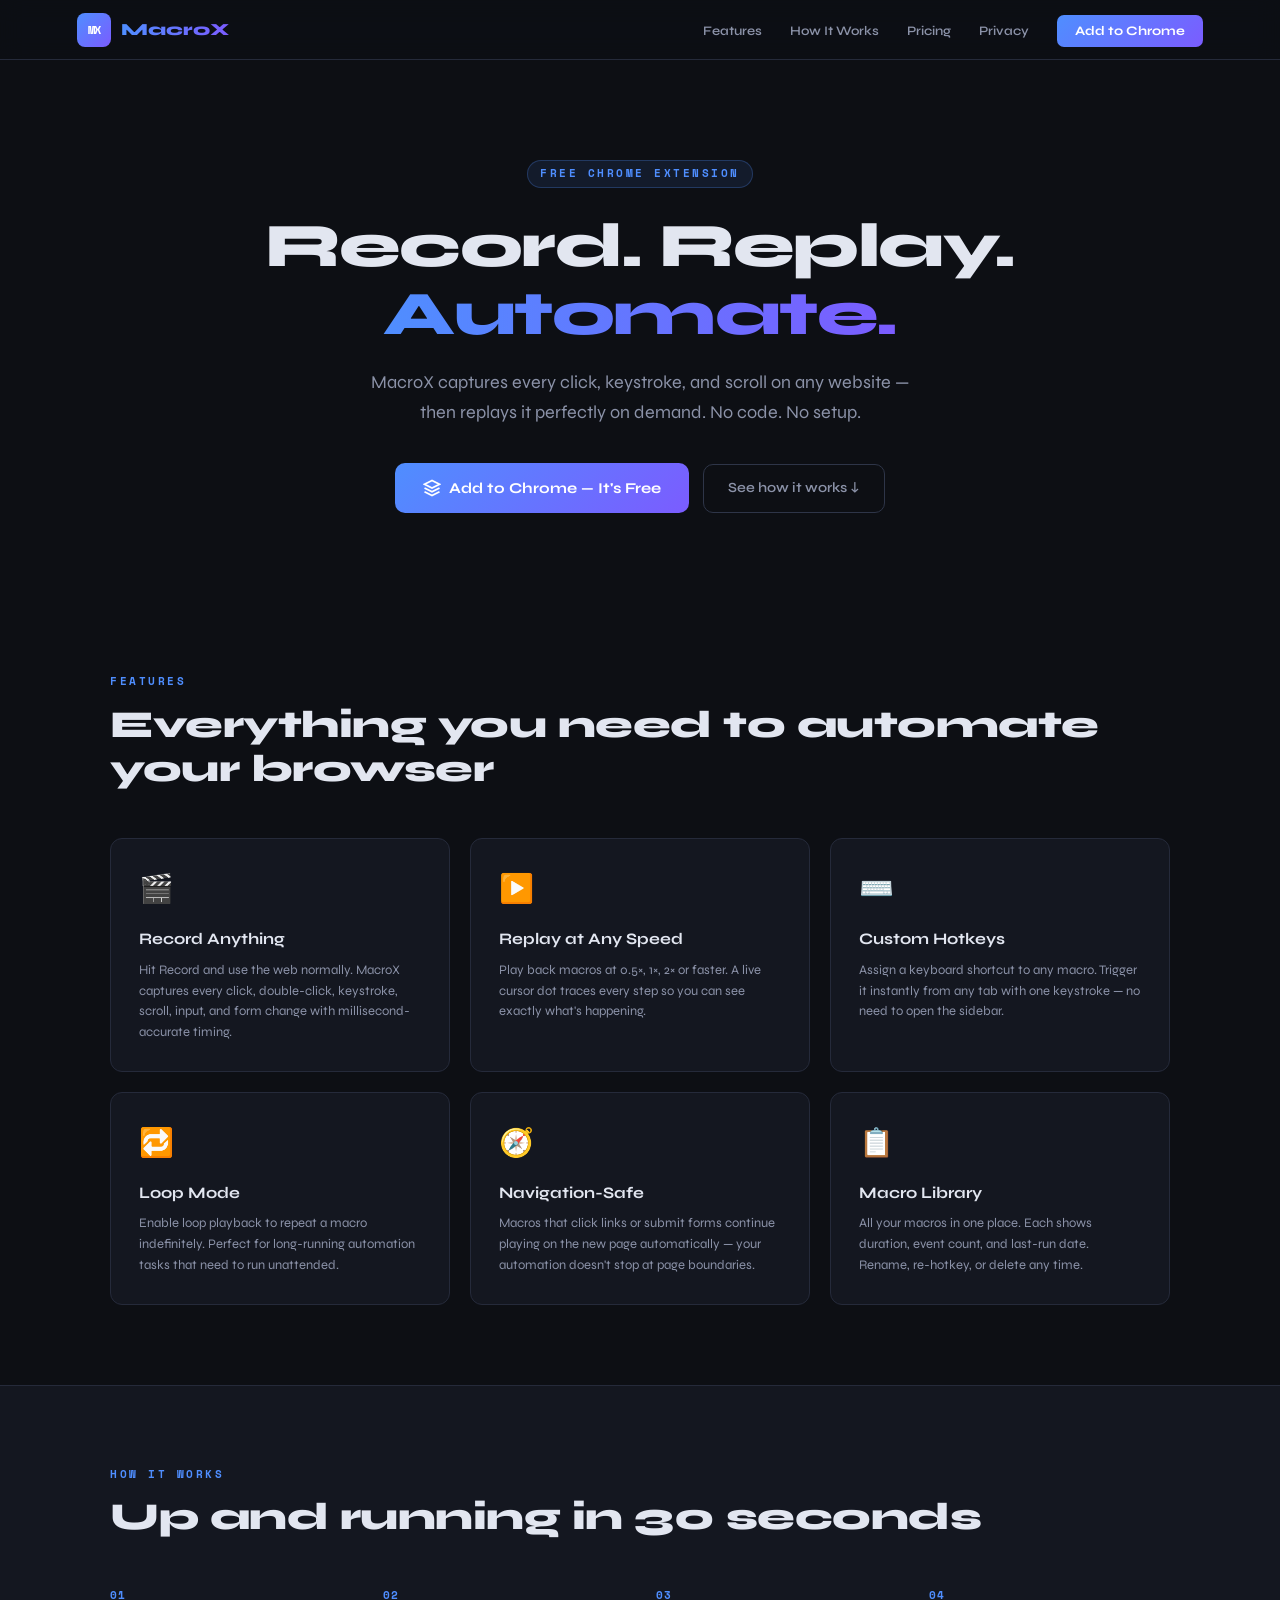
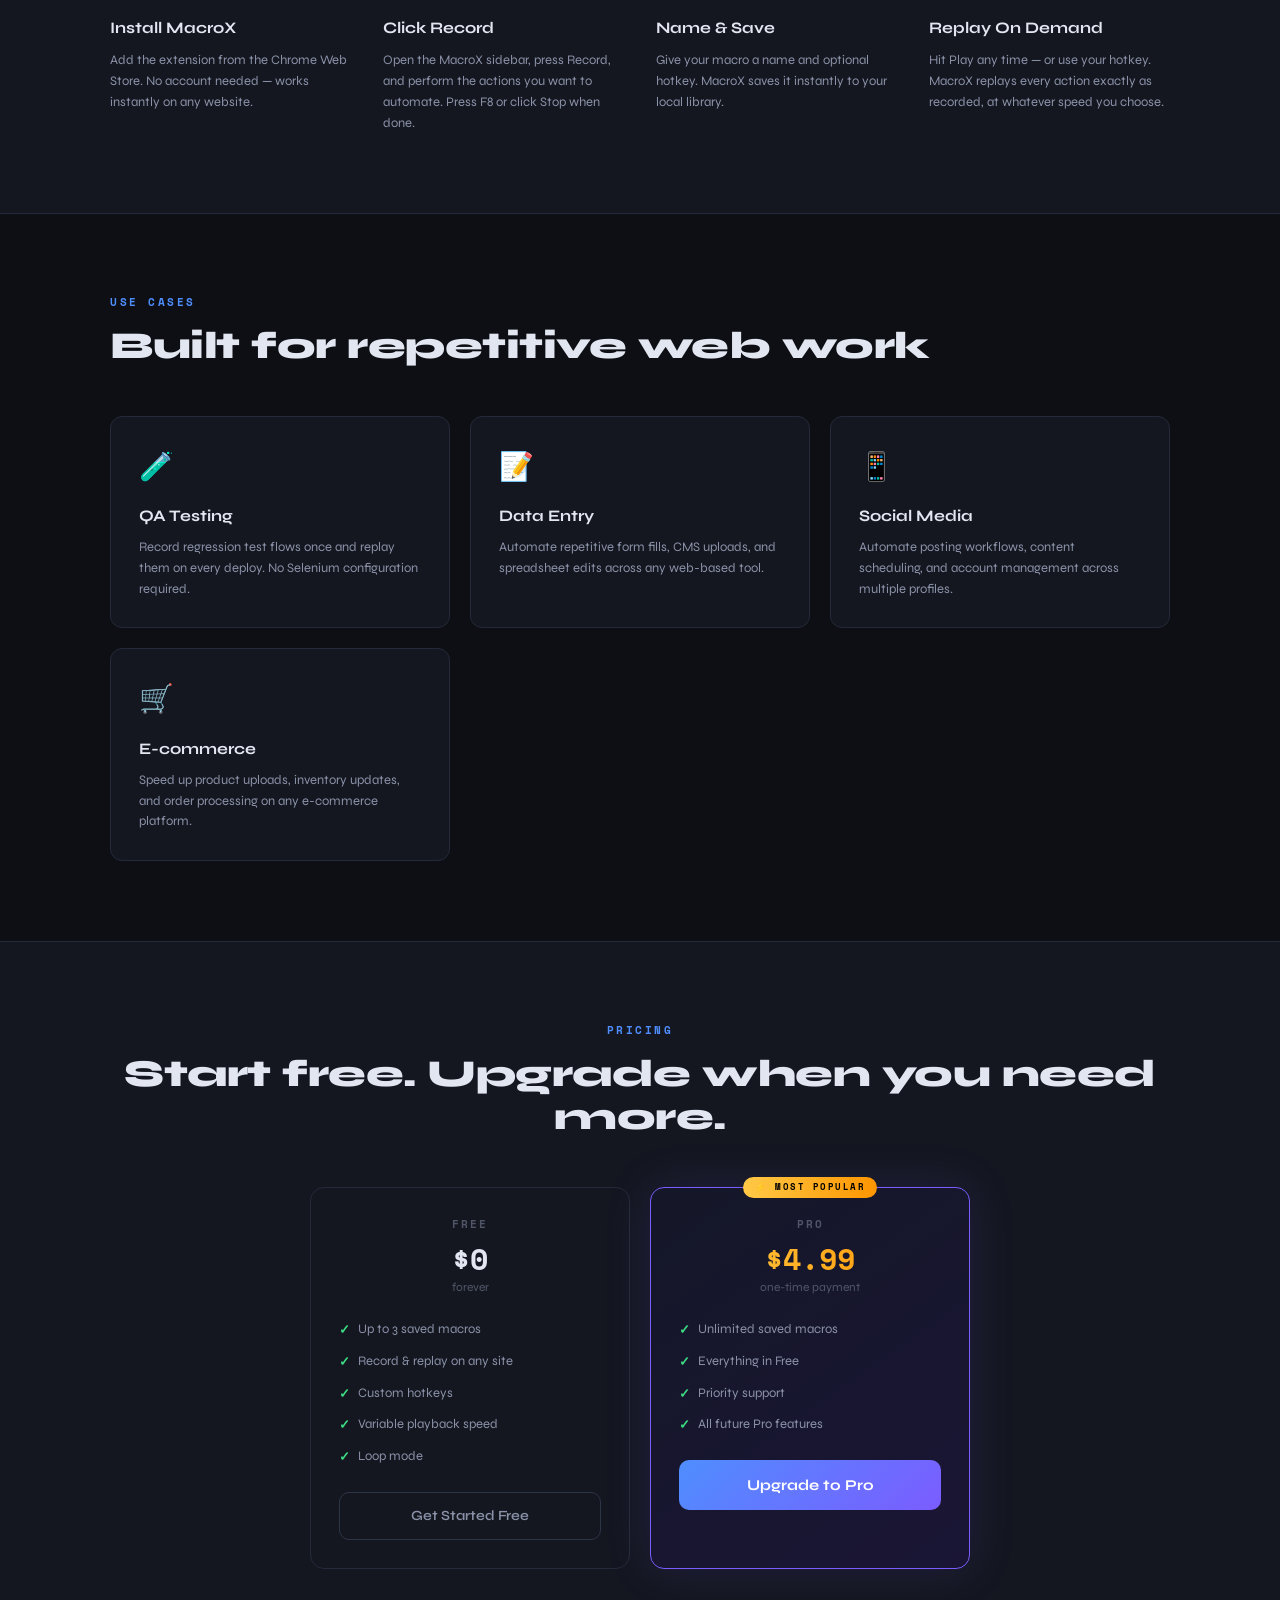
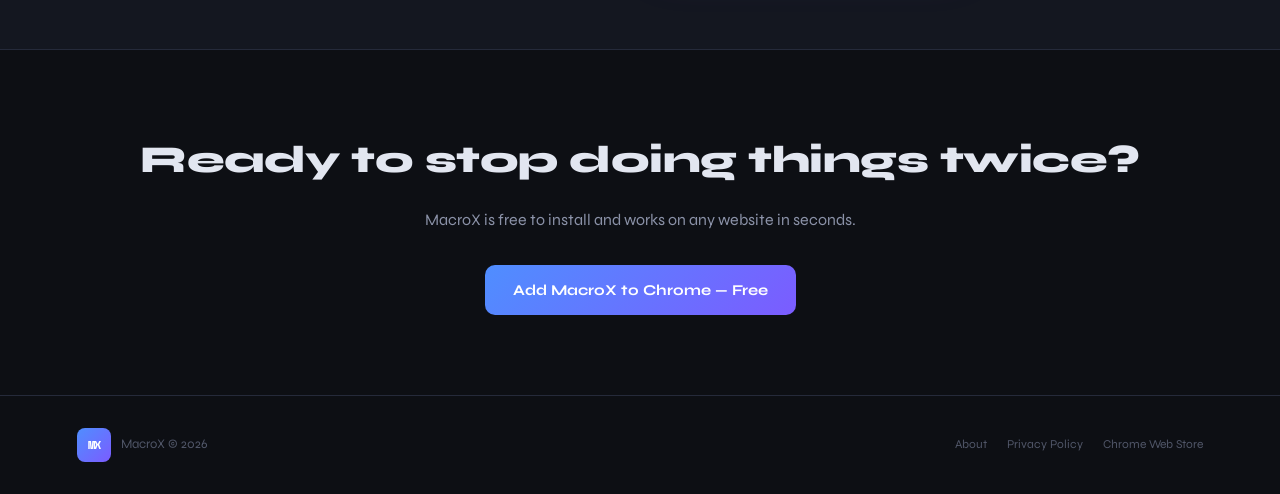
<file: index.html>
<!DOCTYPE html>
<html lang="en">
<head>
  <meta charset="UTF-8">
  <meta name="viewport" content="width=device-width, initial-scale=1.0">

  <!-- Primary SEO -->
  <title>MacroX — Browser Macro Recorder & Player for Chrome</title>
  <meta name="description" content="Record and replay browser macros in one click. Automate clicks, typing, scrolling, and form fills on any website — no coding required. Free Chrome extension.">
  <meta name="keywords" content="macro recorder, browser automation, chrome extension, auto clicker, replay clicks, keyboard shortcuts, task automation, web automation, form filler, workflow automation, mouse recorder, no-code automation">
  <meta name="author" content="MacroX">
  <link rel="canonical" href="https://sn3ll.github.io/macrox-chrome-extension/">

  <!-- Open Graph (social sharing) -->
  <meta property="og:type" content="website">
  <meta property="og:url" content="https://sn3ll.github.io/macrox-chrome-extension/">
  <meta property="og:title" content="MacroX — Browser Macro Recorder & Player">
  <meta property="og:description" content="Record and replay browser macros in one click. Automate any repetitive web task — no coding required.">
  <meta property="og:image" content="https://sn3ll.github.io/macrox-chrome-extension/og-image.png">

  <!-- Twitter Card -->
  <meta name="twitter:card" content="summary_large_image">
  <meta name="twitter:title" content="MacroX — Browser Macro Recorder & Player">
  <meta name="twitter:description" content="Automate any repetitive browser task. Record once, replay forever.">
  <meta name="twitter:image" content="https://sn3ll.github.io/macrox-chrome-extension/og-image.png">

  <!-- Favicon -->
  <link rel="icon" type="image/png" sizes="32x32" href="icons/icon32.png">
  <link rel="icon" type="image/png" sizes="16x16" href="icons/icon16.png">

  <!-- Structured Data (JSON-LD) -->
  <script type="application/ld+json">
  {
    "@context": "https://schema.org",
    "@type": "SoftwareApplication",
    "name": "MacroX",
    "operatingSystem": "Chrome",
    "applicationCategory": "BrowserApplication",
    "offers": [
      {
        "@type": "Offer",
        "price": "0",
        "priceCurrency": "USD",
        "name": "Free"
      },
      {
        "@type": "Offer",
        "price": "4.99",
        "priceCurrency": "USD",
        "name": "Pro"
      }
    ],
    "description": "Record and replay browser macros: clicks, typing, scrolling, and hotkeys — automate any repetitive web task in seconds.",
    "url": "https://sn3ll.github.io/macrox-chrome-extension/"
  }
  </script>

  <link rel="stylesheet" href="style.css">
</head>
<body>

  <!-- Navigation -->
  <nav>
    <a class="nav-logo" href="#">
      <div class="logo-mark">MX</div>
      <span class="logo-name">MacroX</span>
    </a>
    <ul class="nav-links">
      <li><a href="#features">Features</a></li>
      <li><a href="#how-it-works">How It Works</a></li>
      <li><a href="#pricing">Pricing</a></li>
      <li><a href="privacy.html">Privacy</a></li>
      <li><a class="nav-cta" href="https://chrome.google.com/webstore/detail/macrox/EXTENSION_ID" target="_blank" rel="noopener">Add to Chrome</a></li>
    </ul>
  </nav>

  <!-- Hero -->
  <section class="hero">
    <div class="hero-eyebrow">Free Chrome Extension</div>
    <h1>Record. Replay. <span>Automate.</span></h1>
    <p>MacroX captures every click, keystroke, and scroll on any website — then replays it perfectly on demand. No code. No setup.</p>
    <div class="hero-buttons">
      <a class="btn-primary" href="https://chrome.google.com/webstore/detail/macrox/EXTENSION_ID" target="_blank" rel="noopener">
        <svg width="18" height="18" viewBox="0 0 24 24" fill="none" stroke="currentColor" stroke-width="2.5"><path d="M12 2L2 7l10 5 10-5-10-5z"/><path d="M2 17l10 5 10-5M2 12l10 5 10-5"/></svg>
        Add to Chrome — It's Free
      </a>
      <a class="btn-ghost" href="#how-it-works">See how it works ↓</a>
    </div>
  </section>

  <!-- Features -->
  <section id="features">
    <div class="container">
      <div class="section-label">Features</div>
      <h2 class="section-title">Everything you need to automate your browser</h2>
      <div class="features-grid">

        <div class="feature-card">
          <span class="feature-icon">🎬</span>
          <h3>Record Anything</h3>
          <p>Hit Record and use the web normally. MacroX captures every click, double-click, keystroke, scroll, input, and form change with millisecond-accurate timing.</p>
        </div>

        <div class="feature-card">
          <span class="feature-icon">▶️</span>
          <h3>Replay at Any Speed</h3>
          <p>Play back macros at 0.5×, 1×, 2× or faster. A live cursor dot traces every step so you can see exactly what's happening.</p>
        </div>

        <div class="feature-card">
          <span class="feature-icon">⌨️</span>
          <h3>Custom Hotkeys</h3>
          <p>Assign a keyboard shortcut to any macro. Trigger it instantly from any tab with one keystroke — no need to open the sidebar.</p>
        </div>

        <div class="feature-card">
          <span class="feature-icon">🔁</span>
          <h3>Loop Mode</h3>
          <p>Enable loop playback to repeat a macro indefinitely. Perfect for long-running automation tasks that need to run unattended.</p>
        </div>

        <div class="feature-card">
          <span class="feature-icon">🧭</span>
          <h3>Navigation-Safe</h3>
          <p>Macros that click links or submit forms continue playing on the new page automatically — your automation doesn't stop at page boundaries.</p>
        </div>

        <div class="feature-card">
          <span class="feature-icon">📋</span>
          <h3>Macro Library</h3>
          <p>All your macros in one place. Each shows duration, event count, and last-run date. Rename, re-hotkey, or delete any time.</p>
        </div>

      </div>
    </div>
  </section>

  <!-- How It Works -->
  <section class="steps" id="how-it-works">
    <div class="container">
      <div class="section-label">How It Works</div>
      <h2 class="section-title">Up and running in 30 seconds</h2>
      <div class="steps-grid">
        <div class="step">
          <span class="step-num">01</span>
          <h3>Install MacroX</h3>
          <p>Add the extension from the Chrome Web Store. No account needed — works instantly on any website.</p>
        </div>
        <div class="step">
          <span class="step-num">02</span>
          <h3>Click Record</h3>
          <p>Open the MacroX sidebar, press Record, and perform the actions you want to automate. Press F8 or click Stop when done.</p>
        </div>
        <div class="step">
          <span class="step-num">03</span>
          <h3>Name &amp; Save</h3>
          <p>Give your macro a name and optional hotkey. MacroX saves it instantly to your local library.</p>
        </div>
        <div class="step">
          <span class="step-num">04</span>
          <h3>Replay On Demand</h3>
          <p>Hit Play any time — or use your hotkey. MacroX replays every action exactly as recorded, at whatever speed you choose.</p>
        </div>
      </div>
    </div>
  </section>

  <!-- Use Cases -->
  <section id="use-cases">
    <div class="container">
      <div class="section-label">Use Cases</div>
      <h2 class="section-title">Built for repetitive web work</h2>
      <div class="features-grid">
        <div class="feature-card">
          <span class="feature-icon">🧪</span>
          <h3>QA Testing</h3>
          <p>Record regression test flows once and replay them on every deploy. No Selenium configuration required.</p>
        </div>
        <div class="feature-card">
          <span class="feature-icon">📝</span>
          <h3>Data Entry</h3>
          <p>Automate repetitive form fills, CMS uploads, and spreadsheet edits across any web-based tool.</p>
        </div>
        <div class="feature-card">
          <span class="feature-icon">📱</span>
          <h3>Social Media</h3>
          <p>Automate posting workflows, content scheduling, and account management across multiple profiles.</p>
        </div>
        <div class="feature-card">
          <span class="feature-icon">🛒</span>
          <h3>E-commerce</h3>
          <p>Speed up product uploads, inventory updates, and order processing on any e-commerce platform.</p>
        </div>
      </div>
    </div>
  </section>

  <!-- Pricing -->
  <section id="pricing" style="background: var(--bg2); border-top: 1px solid var(--border); border-bottom: 1px solid var(--border);">
    <div class="container" style="text-align:center">
      <div class="section-label" style="justify-content:center;display:flex">Pricing</div>
      <h2 class="section-title">Start free. Upgrade when you need more.</h2>
      <div class="pricing-grid">

        <div class="plan-card">
          <div class="plan-name">Free</div>
          <div class="plan-price">$0</div>
          <div class="plan-cycle">forever</div>
          <ul class="plan-features">
            <li>Up to 3 saved macros</li>
            <li>Record &amp; replay on any site</li>
            <li>Custom hotkeys</li>
            <li>Variable playback speed</li>
            <li>Loop mode</li>
          </ul>
          <a class="btn-ghost" href="https://chrome.google.com/webstore/detail/macrox/EXTENSION_ID" target="_blank" rel="noopener" style="width:100%;justify-content:center">Get Started Free</a>
        </div>

        <div class="plan-card featured">
          <div class="plan-name">Pro</div>
          <div class="plan-price gold">$4.99</div>
          <div class="plan-cycle">one-time payment</div>
          <ul class="plan-features">
            <li>Unlimited saved macros</li>
            <li>Everything in Free</li>
            <li>Priority support</li>
            <li>All future Pro features</li>
          </ul>
          <a class="btn-primary" href="https://chrome.google.com/webstore/detail/macrox/EXTENSION_ID" target="_blank" rel="noopener" style="width:100%;justify-content:center">Upgrade to Pro</a>
        </div>

      </div>
    </div>
  </section>

  <!-- CTA -->
  <section style="text-align:center">
    <div class="container">
      <h2 style="font-size:clamp(24px,3.5vw,38px);font-weight:800;letter-spacing:-0.5px;margin-bottom:16px">Ready to stop doing things twice?</h2>
      <p style="color:var(--text2);max-width:460px;margin:0 auto 32px;font-size:16px">MacroX is free to install and works on any website in seconds.</p>
      <a class="btn-primary" href="https://chrome.google.com/webstore/detail/macrox/EXTENSION_ID" target="_blank" rel="noopener">
        Add MacroX to Chrome — Free
      </a>
    </div>
  </section>

  <!-- Footer -->
  <footer>
    <div style="display:flex;align-items:center;gap:10px">
      <div class="logo-mark">MX</div>
      <span style="font-size:13px;color:var(--text3)">MacroX © 2026</span>
    </div>
    <div style="display:flex;gap:20px">
      <a href="about.html">About</a>
      <a href="privacy.html">Privacy Policy</a>
      <a href="https://chrome.google.com/webstore/detail/macrox/EXTENSION_ID" target="_blank" rel="noopener">Chrome Web Store</a>
    </div>
  </footer>

</body>
</html>
</file>
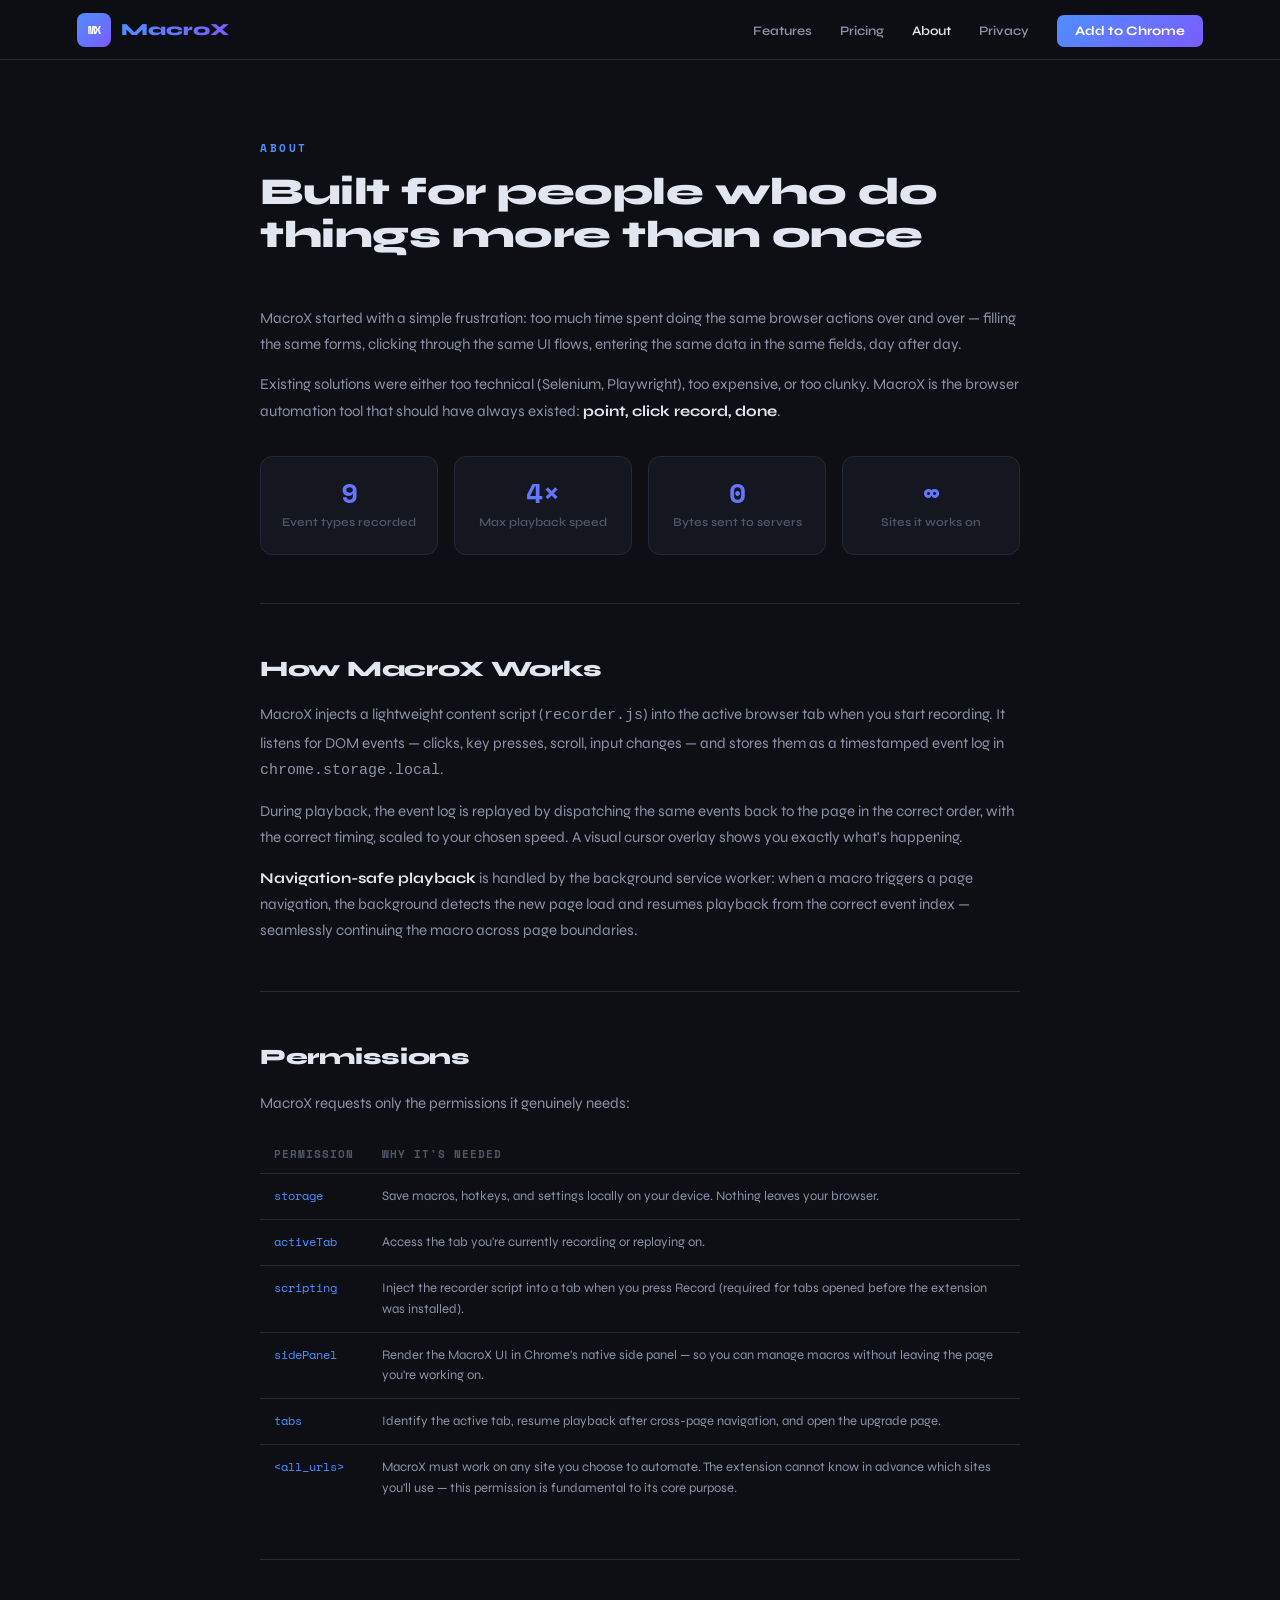
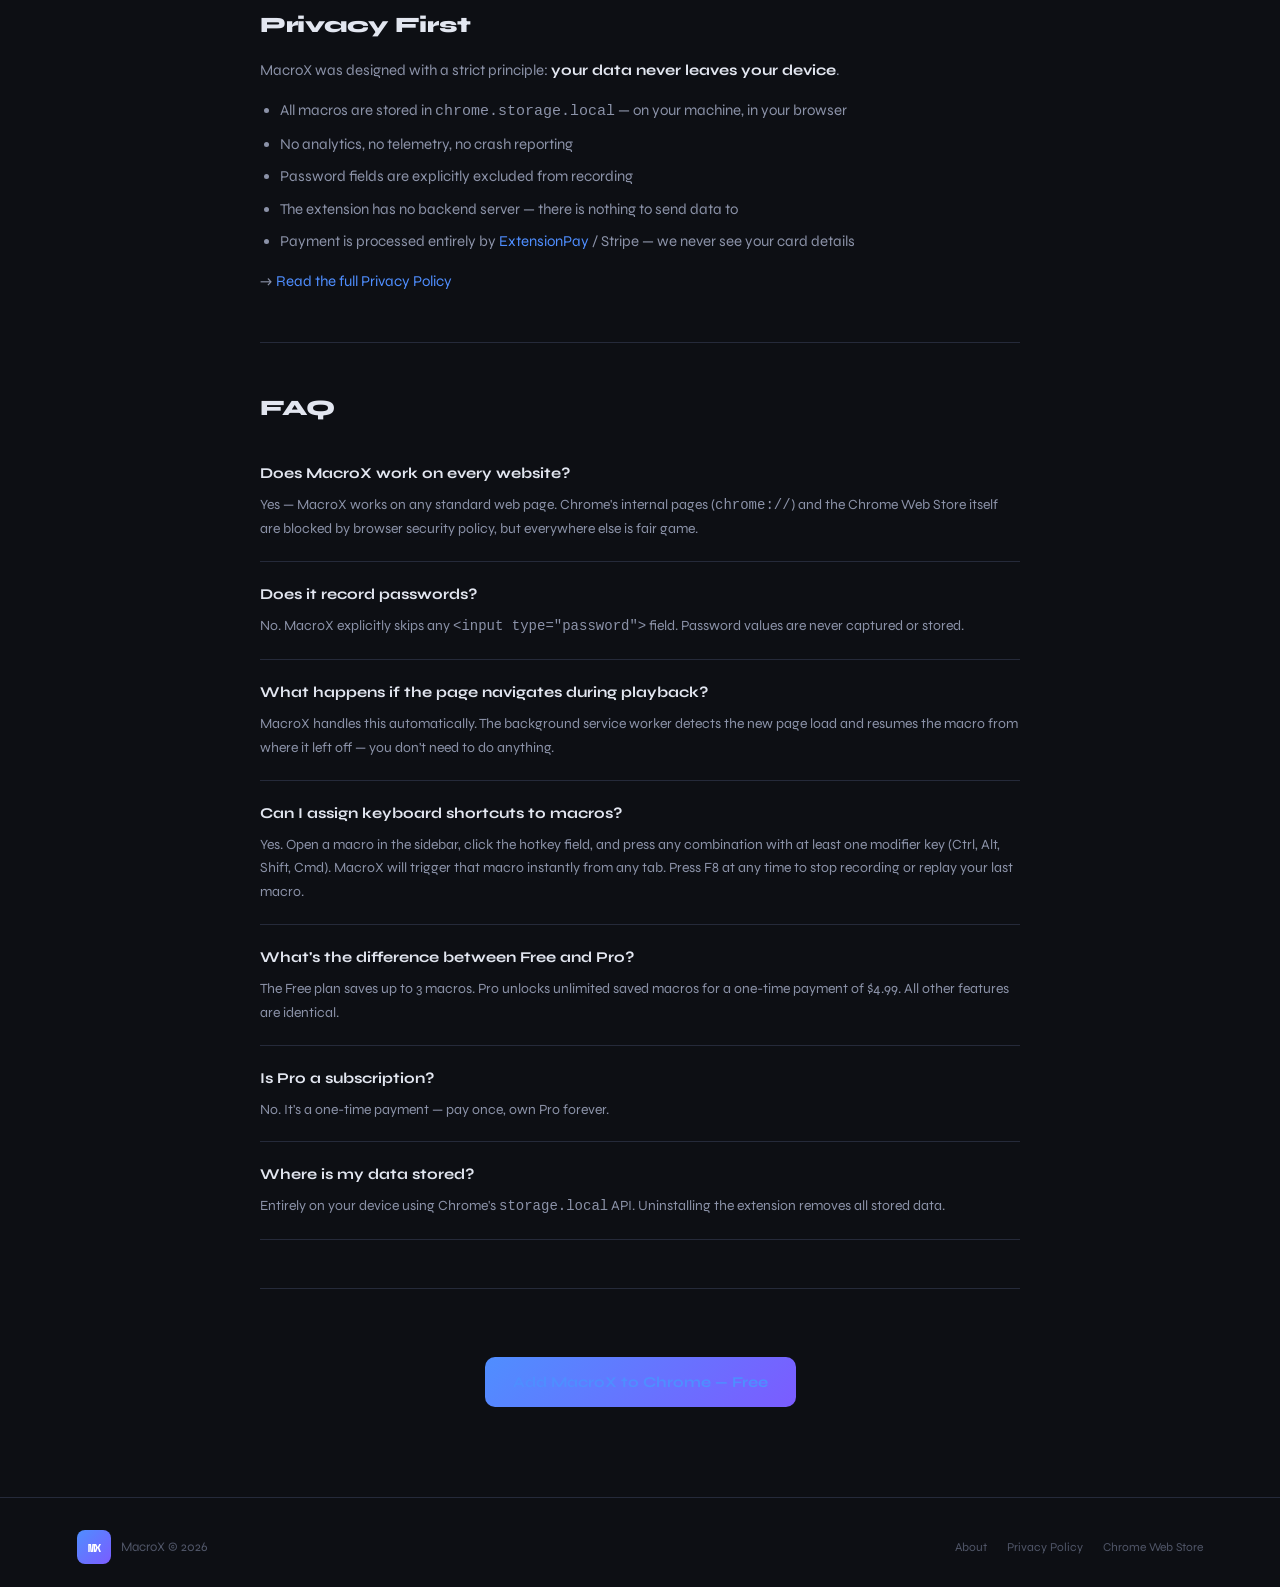
<file: about.html>
<!DOCTYPE html>
<html lang="en">
<head>
  <meta charset="UTF-8">
  <meta name="viewport" content="width=device-width, initial-scale=1.0">
  <title>About MacroX — Browser Macro Recorder for Chrome</title>
  <meta name="description" content="MacroX is a privacy-first Chrome extension that records and replays browser macros. Learn about how it works, who built it, and why it was created.">
  <link rel="canonical" href="https://sn3ll.github.io/macrox-chrome-extension/about.html">
  <link rel="icon" type="image/png" sizes="32x32" href="icons/icon32.png">
  <link rel="icon" type="image/png" sizes="16x16" href="icons/icon16.png">

  <!-- Open Graph -->
  <meta property="og:type" content="website">
  <meta property="og:url" content="https://sn3ll.github.io/macrox-chrome-extension/about.html">
  <meta property="og:title" content="About MacroX — Browser Macro Recorder">
  <meta property="og:description" content="MacroX is a privacy-first Chrome extension that records and replays browser macros. No code, no setup.">
  <meta property="og:image" content="https://sn3ll.github.io/macrox-chrome-extension/og-image.png">

  <link rel="stylesheet" href="style.css">
  <style>
    .prose {
      max-width: 760px;
      margin: 0 auto;
    }
    .prose h2 {
      font-size: 22px;
      font-weight: 800;
      margin: 48px 0 14px;
      letter-spacing: -0.3px;
    }
    .prose p {
      font-size: 15px;
      color: var(--text2);
      line-height: 1.75;
      margin-bottom: 14px;
    }
    .prose ul {
      padding-left: 20px;
      margin-bottom: 14px;
    }
    .prose ul li {
      font-size: 15px;
      color: var(--text2);
      line-height: 1.75;
      margin-bottom: 6px;
    }
    .prose strong { color: var(--text); font-weight: 700; }
    .prose a { color: var(--accent); }
    .prose hr {
      border: none;
      border-top: 1px solid var(--border);
      margin: 48px 0;
    }

    /* Stat grid */
    .stat-grid {
      display: grid;
      grid-template-columns: repeat(auto-fit, minmax(160px, 1fr));
      gap: 16px;
      margin: 32px 0;
    }
    .stat-card {
      background: var(--bg2);
      border: 1px solid var(--border);
      border-radius: 12px;
      padding: 22px 20px;
      text-align: center;
    }
    .stat-number {
      font-family: var(--mono);
      font-size: 28px;
      font-weight: 700;
      background: linear-gradient(90deg, var(--accent), var(--accent2));
      -webkit-background-clip: text;
      -webkit-text-fill-color: transparent;
      line-height: 1;
      margin-bottom: 6px;
    }
    .stat-label {
      font-size: 12px;
      color: var(--text3);
      font-weight: 600;
    }

    /* Permission table */
    .perm-table {
      width: 100%;
      border-collapse: collapse;
      margin: 20px 0;
      font-size: 13px;
    }
    .perm-table th {
      text-align: left;
      padding: 10px 14px;
      font-size: 11px;
      font-family: var(--mono);
      letter-spacing: 1px;
      text-transform: uppercase;
      color: var(--text3);
      border-bottom: 1px solid var(--border);
    }
    .perm-table td {
      padding: 12px 14px;
      color: var(--text2);
      border-bottom: 1px solid var(--border);
      vertical-align: top;
    }
    .perm-table td:first-child {
      font-family: var(--mono);
      font-size: 12px;
      color: var(--accent);
      white-space: nowrap;
    }
    .perm-table tr:last-child td { border-bottom: none; }

    .faq-item {
      border-bottom: 1px solid var(--border);
      padding: 20px 0;
    }
    .faq-item:last-child { border-bottom: none; }
    .faq-q {
      font-size: 15px;
      font-weight: 700;
      color: var(--text);
      margin-bottom: 8px;
    }
    .faq-a {
      font-size: 14px;
      color: var(--text2);
      line-height: 1.7;
    }
  </style>
</head>
<body>

  <!-- Navigation -->
  <nav>
    <a class="nav-logo" href="index.html">
      <div class="logo-mark">MX</div>
      <span class="logo-name">MacroX</span>
    </a>
    <ul class="nav-links">
      <li><a href="index.html#features">Features</a></li>
      <li><a href="index.html#pricing">Pricing</a></li>
      <li><a href="about.html" style="color:var(--text)">About</a></li>
      <li><a href="privacy.html">Privacy</a></li>
      <li><a class="nav-cta" href="https://chrome.google.com/webstore/detail/macrox/EXTENSION_ID" target="_blank" rel="noopener">Add to Chrome</a></li>
    </ul>
  </nav>

  <section>
    <div class="prose">

      <div class="section-label">About</div>
      <h1 class="section-title">Built for people who do things more than once</h1>

      <p>MacroX started with a simple frustration: too much time spent doing the same browser actions over and over — filling the same forms, clicking through the same UI flows, entering the same data in the same fields, day after day.</p>

      <p>Existing solutions were either too technical (Selenium, Playwright), too expensive, or too clunky. MacroX is the browser automation tool that should have always existed: <strong>point, click record, done</strong>.</p>

      <div class="stat-grid">
        <div class="stat-card">
          <div class="stat-number">9</div>
          <div class="stat-label">Event types recorded</div>
        </div>
        <div class="stat-card">
          <div class="stat-number">4×</div>
          <div class="stat-label">Max playback speed</div>
        </div>
        <div class="stat-card">
          <div class="stat-number">0</div>
          <div class="stat-label">Bytes sent to servers</div>
        </div>
        <div class="stat-card">
          <div class="stat-number">∞</div>
          <div class="stat-label">Sites it works on</div>
        </div>
      </div>

      <hr>

      <h2>How MacroX Works</h2>

      <p>MacroX injects a lightweight content script (<code>recorder.js</code>) into the active browser tab when you start recording. It listens for DOM events — clicks, key presses, scroll, input changes — and stores them as a timestamped event log in <code>chrome.storage.local</code>.</p>

      <p>During playback, the event log is replayed by dispatching the same events back to the page in the correct order, with the correct timing, scaled to your chosen speed. A visual cursor overlay shows you exactly what's happening.</p>

      <p><strong>Navigation-safe playback</strong> is handled by the background service worker: when a macro triggers a page navigation, the background detects the new page load and resumes playback from the correct event index — seamlessly continuing the macro across page boundaries.</p>

      <hr>

      <h2>Permissions</h2>
      <p>MacroX requests only the permissions it genuinely needs:</p>

      <table class="perm-table">
        <thead>
          <tr>
            <th>Permission</th>
            <th>Why it's needed</th>
          </tr>
        </thead>
        <tbody>
          <tr>
            <td>storage</td>
            <td>Save macros, hotkeys, and settings locally on your device. Nothing leaves your browser.</td>
          </tr>
          <tr>
            <td>activeTab</td>
            <td>Access the tab you're currently recording or replaying on.</td>
          </tr>
          <tr>
            <td>scripting</td>
            <td>Inject the recorder script into a tab when you press Record (required for tabs opened before the extension was installed).</td>
          </tr>
          <tr>
            <td>sidePanel</td>
            <td>Render the MacroX UI in Chrome's native side panel — so you can manage macros without leaving the page you're working on.</td>
          </tr>
          <tr>
            <td>tabs</td>
            <td>Identify the active tab, resume playback after cross-page navigation, and open the upgrade page.</td>
          </tr>
          <tr>
            <td>&lt;all_urls&gt;</td>
            <td>MacroX must work on any site you choose to automate. The extension cannot know in advance which sites you'll use — this permission is fundamental to its core purpose.</td>
          </tr>
        </tbody>
      </table>

      <hr>

      <h2>Privacy First</h2>

      <p>MacroX was designed with a strict principle: <strong>your data never leaves your device</strong>.</p>

      <ul>
        <li>All macros are stored in <code>chrome.storage.local</code> — on your machine, in your browser</li>
        <li>No analytics, no telemetry, no crash reporting</li>
        <li>Password fields are explicitly excluded from recording</li>
        <li>The extension has no backend server — there is nothing to send data to</li>
        <li>Payment is processed entirely by <a href="https://extensionpay.com" target="_blank" rel="noopener">ExtensionPay</a> / Stripe — we never see your card details</li>
      </ul>

      <p>→ <a href="privacy.html">Read the full Privacy Policy</a></p>

      <hr>

      <h2>FAQ</h2>

      <div class="faq-item">
        <div class="faq-q">Does MacroX work on every website?</div>
        <div class="faq-a">Yes — MacroX works on any standard web page. Chrome's internal pages (<code>chrome://</code>) and the Chrome Web Store itself are blocked by browser security policy, but everywhere else is fair game.</div>
      </div>

      <div class="faq-item">
        <div class="faq-q">Does it record passwords?</div>
        <div class="faq-a">No. MacroX explicitly skips any <code>&lt;input type="password"&gt;</code> field. Password values are never captured or stored.</div>
      </div>

      <div class="faq-item">
        <div class="faq-q">What happens if the page navigates during playback?</div>
        <div class="faq-a">MacroX handles this automatically. The background service worker detects the new page load and resumes the macro from where it left off — you don't need to do anything.</div>
      </div>

      <div class="faq-item">
        <div class="faq-q">Can I assign keyboard shortcuts to macros?</div>
        <div class="faq-a">Yes. Open a macro in the sidebar, click the hotkey field, and press any combination with at least one modifier key (Ctrl, Alt, Shift, Cmd). MacroX will trigger that macro instantly from any tab. Press F8 at any time to stop recording or replay your last macro.</div>
      </div>

      <div class="faq-item">
        <div class="faq-q">What's the difference between Free and Pro?</div>
        <div class="faq-a">The Free plan saves up to 3 macros. Pro unlocks unlimited saved macros for a one-time payment of $4.99. All other features are identical.</div>
      </div>

      <div class="faq-item">
        <div class="faq-q">Is Pro a subscription?</div>
        <div class="faq-a">No. It's a one-time payment — pay once, own Pro forever.</div>
      </div>

      <div class="faq-item">
        <div class="faq-q">Where is my data stored?</div>
        <div class="faq-a">Entirely on your device using Chrome's <code>storage.local</code> API. Uninstalling the extension removes all stored data.</div>
      </div>

      <hr>

      <div style="text-align:center;padding:20px 0 10px">
        <a class="btn-primary" href="https://chrome.google.com/webstore/detail/macrox/EXTENSION_ID" target="_blank" rel="noopener">
          Add MacroX to Chrome — Free
        </a>
      </div>

    </div>
  </section>

  <!-- Footer -->
  <footer>
    <div style="display:flex;align-items:center;gap:10px">
      <div class="logo-mark">MX</div>
      <span style="font-size:13px;color:var(--text3)">MacroX © 2026</span>
    </div>
    <div style="display:flex;gap:20px">
      <a href="about.html">About</a>
      <a href="privacy.html">Privacy Policy</a>
      <a href="https://chrome.google.com/webstore/detail/macrox/EXTENSION_ID" target="_blank" rel="noopener">Chrome Web Store</a>
    </div>
  </footer>

</body>
</html>
</file>
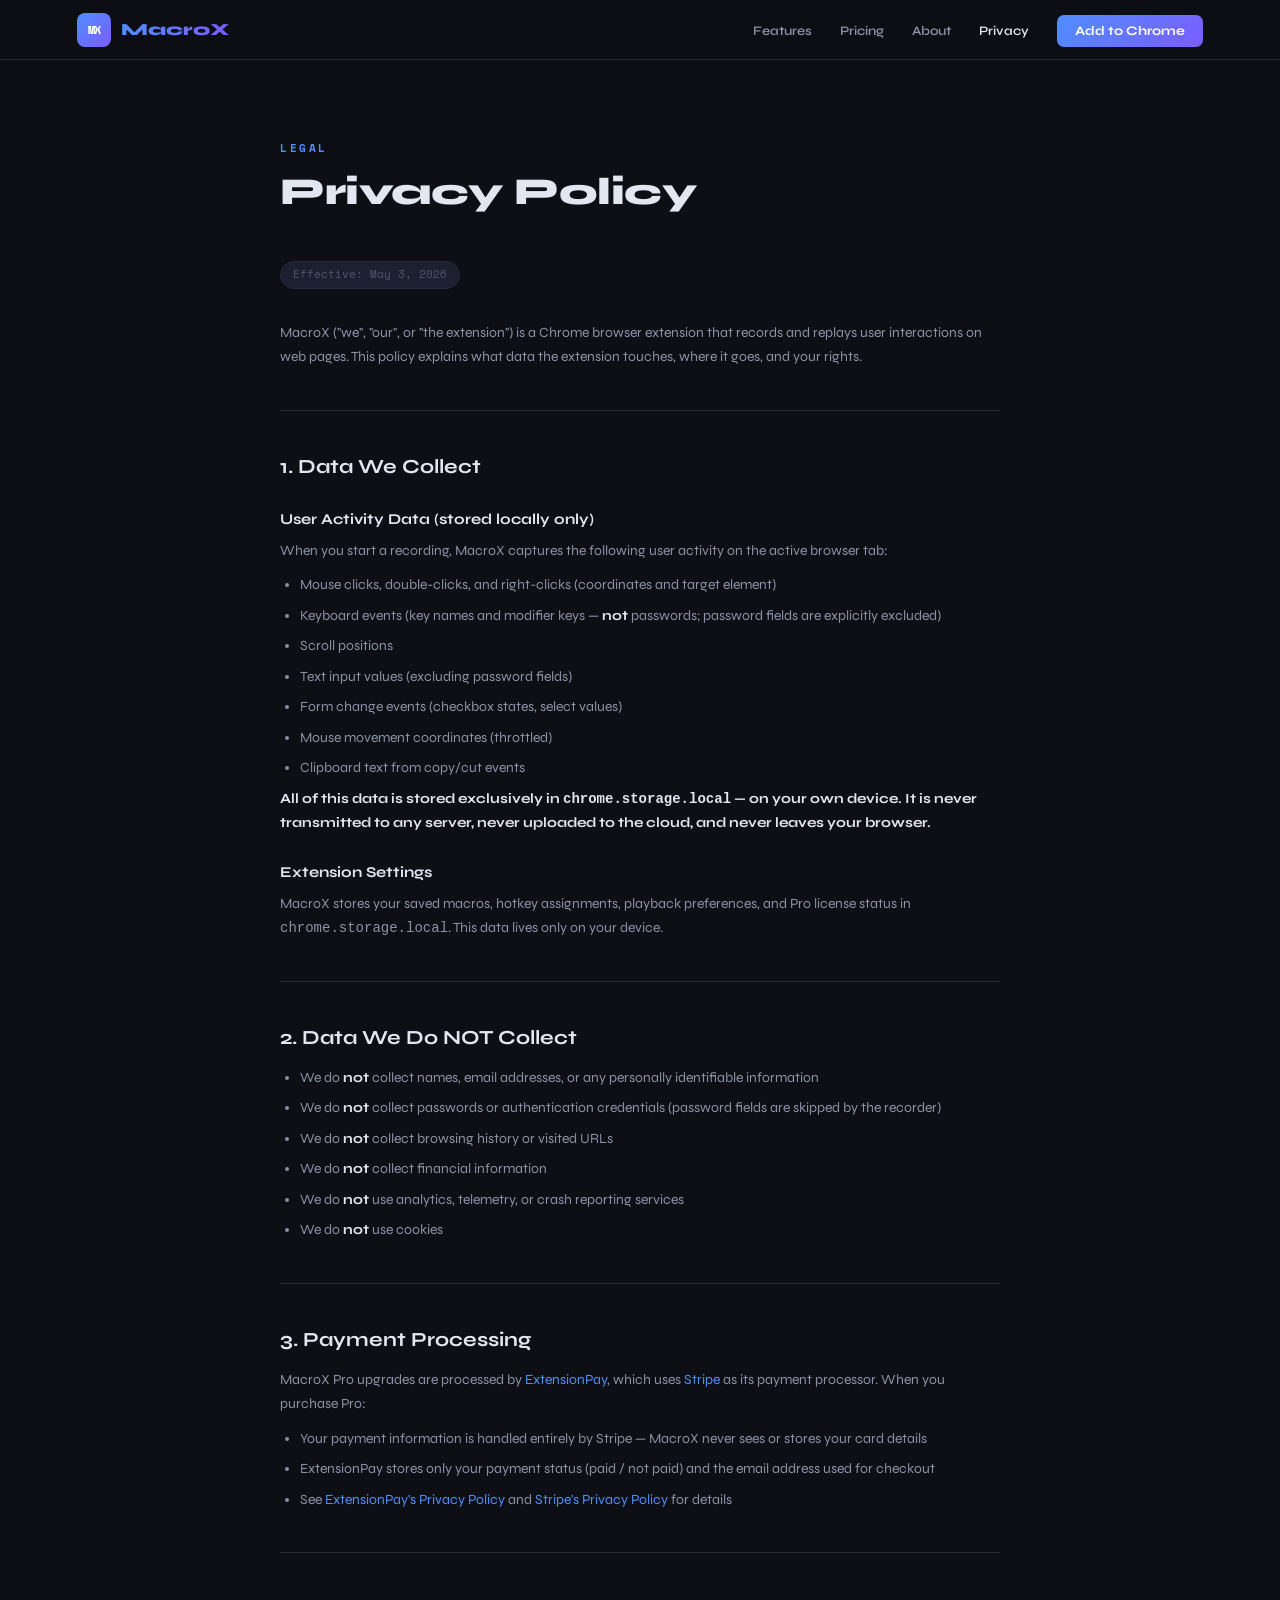
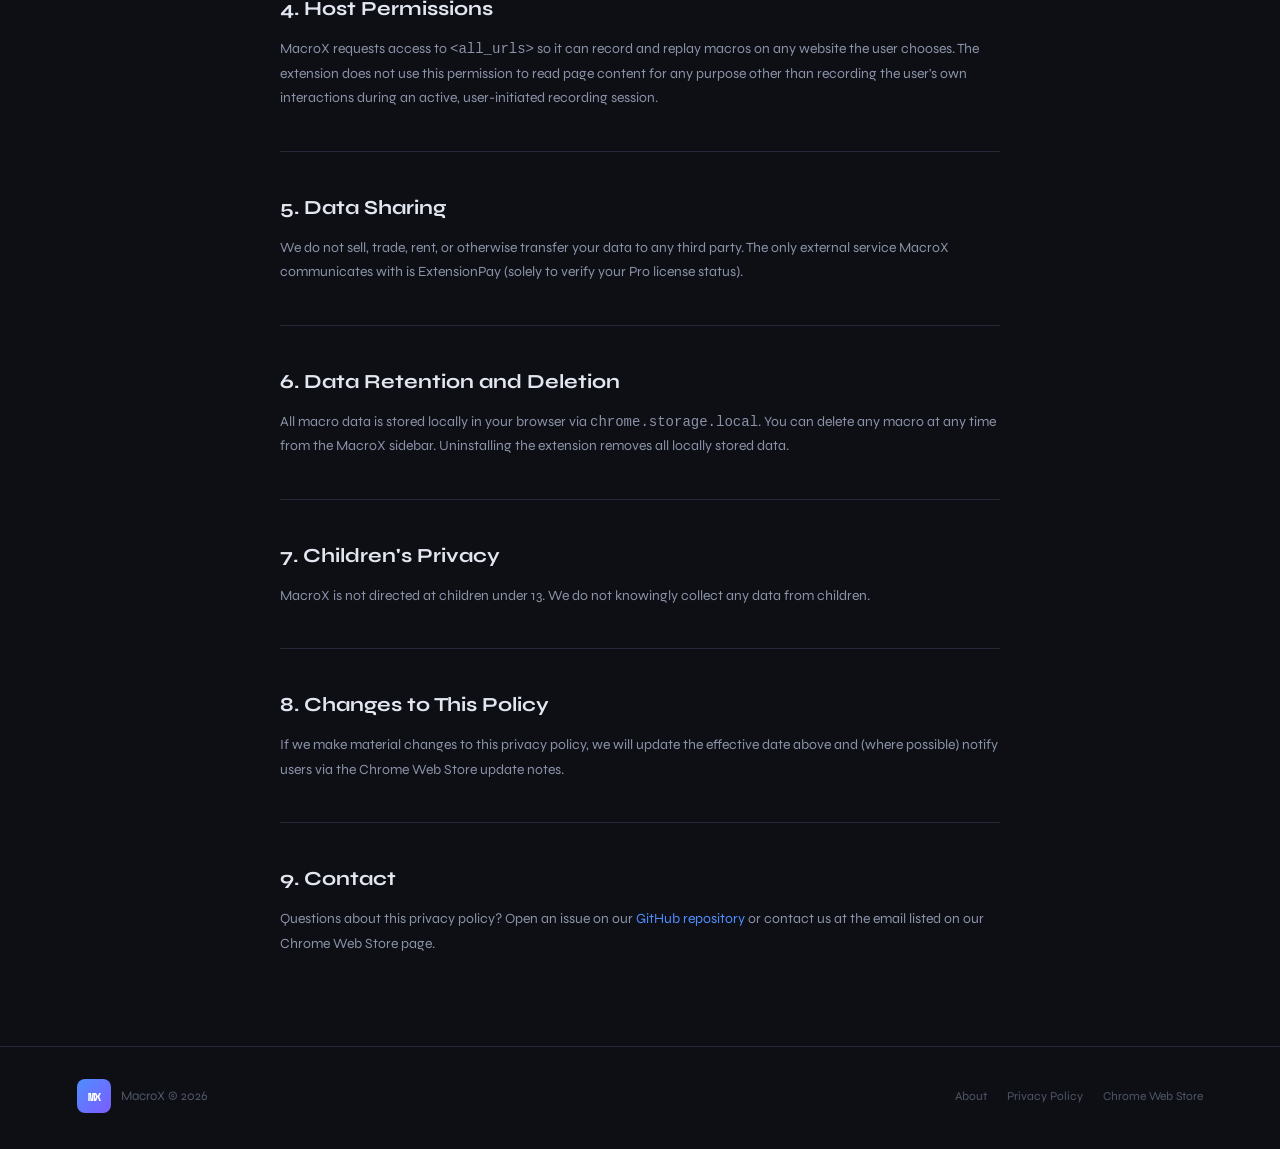
<file: privacy.html>
<!DOCTYPE html>
<html lang="en">
<head>
  <meta charset="UTF-8">
  <meta name="viewport" content="width=device-width, initial-scale=1.0">
  <title>Privacy Policy — MacroX</title>
  <meta name="description" content="MacroX Privacy Policy. We don't collect, transmit, or share your data. All recorded macros are stored locally on your device.">
  <link rel="canonical" href="https://sn3ll.github.io/macrox-chrome-extension/privacy.html">
  <link rel="icon" type="image/png" sizes="32x32" href="icons/icon32.png">
  <link rel="stylesheet" href="style.css">
  <style>
    .prose {
      max-width: 720px;
      margin: 0 auto;
    }
    .prose h2 {
      font-size: 20px;
      font-weight: 700;
      margin: 40px 0 12px;
      color: var(--text);
    }
    .prose h3 {
      font-size: 15px;
      font-weight: 700;
      margin: 24px 0 8px;
      color: var(--text);
    }
    .prose p, .prose li {
      font-size: 14px;
      color: var(--text2);
      line-height: 1.75;
      margin-bottom: 10px;
    }
    .prose ul {
      padding-left: 20px;
    }
    .prose ul li {
      margin-bottom: 6px;
    }
    .prose a { color: var(--accent); }
    .prose strong { color: var(--text); font-weight: 700; }
    .prose hr {
      border: none;
      border-top: 1px solid var(--border);
      margin: 40px 0;
    }
    .effective-date {
      display: inline-block;
      font-family: var(--mono);
      font-size: 11px;
      color: var(--text3);
      background: var(--bg3);
      border: 1px solid var(--border);
      padding: 4px 12px;
      border-radius: 20px;
      margin-bottom: 32px;
    }
  </style>
</head>
<body>

  <!-- Navigation -->
  <nav>
    <a class="nav-logo" href="index.html">
      <div class="logo-mark">MX</div>
      <span class="logo-name">MacroX</span>
    </a>
    <ul class="nav-links">
      <li><a href="index.html#features">Features</a></li>
      <li><a href="index.html#pricing">Pricing</a></li>
      <li><a href="about.html">About</a></li>
      <li><a href="privacy.html" style="color:var(--text)">Privacy</a></li>
      <li><a class="nav-cta" href="https://chrome.google.com/webstore/detail/macrox/EXTENSION_ID" target="_blank" rel="noopener">Add to Chrome</a></li>
    </ul>
  </nav>

  <section>
    <div class="prose">
      <div class="section-label">Legal</div>
      <h1 class="section-title">Privacy Policy</h1>
      <span class="effective-date">Effective: May 3, 2026</span>

      <p>MacroX ("we", "our", or "the extension") is a Chrome browser extension that records and replays user interactions on web pages. This policy explains what data the extension touches, where it goes, and your rights.</p>

      <hr>

      <h2>1. Data We Collect</h2>

      <h3>User Activity Data (stored locally only)</h3>
      <p>When you start a recording, MacroX captures the following user activity on the active browser tab:</p>
      <ul>
        <li>Mouse clicks, double-clicks, and right-clicks (coordinates and target element)</li>
        <li>Keyboard events (key names and modifier keys — <strong>not</strong> passwords; password fields are explicitly excluded)</li>
        <li>Scroll positions</li>
        <li>Text input values (excluding password fields)</li>
        <li>Form change events (checkbox states, select values)</li>
        <li>Mouse movement coordinates (throttled)</li>
        <li>Clipboard text from copy/cut events</li>
      </ul>
      <p><strong>All of this data is stored exclusively in <code>chrome.storage.local</code> — on your own device. It is never transmitted to any server, never uploaded to the cloud, and never leaves your browser.</strong></p>

      <h3>Extension Settings</h3>
      <p>MacroX stores your saved macros, hotkey assignments, playback preferences, and Pro license status in <code>chrome.storage.local</code>. This data lives only on your device.</p>

      <hr>

      <h2>2. Data We Do NOT Collect</h2>
      <ul>
        <li>We do <strong>not</strong> collect names, email addresses, or any personally identifiable information</li>
        <li>We do <strong>not</strong> collect passwords or authentication credentials (password fields are skipped by the recorder)</li>
        <li>We do <strong>not</strong> collect browsing history or visited URLs</li>
        <li>We do <strong>not</strong> collect financial information</li>
        <li>We do <strong>not</strong> use analytics, telemetry, or crash reporting services</li>
        <li>We do <strong>not</strong> use cookies</li>
      </ul>

      <hr>

      <h2>3. Payment Processing</h2>
      <p>MacroX Pro upgrades are processed by <a href="https://extensionpay.com" target="_blank" rel="noopener">ExtensionPay</a>, which uses <a href="https://stripe.com" target="_blank" rel="noopener">Stripe</a> as its payment processor. When you purchase Pro:</p>
      <ul>
        <li>Your payment information is handled entirely by Stripe — MacroX never sees or stores your card details</li>
        <li>ExtensionPay stores only your payment status (paid / not paid) and the email address used for checkout</li>
        <li>See <a href="https://extensionpay.com/privacy" target="_blank" rel="noopener">ExtensionPay's Privacy Policy</a> and <a href="https://stripe.com/privacy" target="_blank" rel="noopener">Stripe's Privacy Policy</a> for details</li>
      </ul>

      <hr>

      <h2>4. Host Permissions</h2>
      <p>MacroX requests access to <code>&lt;all_urls&gt;</code> so it can record and replay macros on any website the user chooses. The extension does not use this permission to read page content for any purpose other than recording the user's own interactions during an active, user-initiated recording session.</p>

      <hr>

      <h2>5. Data Sharing</h2>
      <p>We do not sell, trade, rent, or otherwise transfer your data to any third party. The only external service MacroX communicates with is ExtensionPay (solely to verify your Pro license status).</p>

      <hr>

      <h2>6. Data Retention and Deletion</h2>
      <p>All macro data is stored locally in your browser via <code>chrome.storage.local</code>. You can delete any macro at any time from the MacroX sidebar. Uninstalling the extension removes all locally stored data.</p>

      <hr>

      <h2>7. Children's Privacy</h2>
      <p>MacroX is not directed at children under 13. We do not knowingly collect any data from children.</p>

      <hr>

      <h2>8. Changes to This Policy</h2>
      <p>If we make material changes to this privacy policy, we will update the effective date above and (where possible) notify users via the Chrome Web Store update notes.</p>

      <hr>

      <h2>9. Contact</h2>
      <p>Questions about this privacy policy? Open an issue on our <a href="https://github.com/sn3ll/macrox-chrome-extension" target="_blank" rel="noopener">GitHub repository</a> or contact us at the email listed on our Chrome Web Store page.</p>

    </div>
  </section>

  <!-- Footer -->
  <footer>
    <div style="display:flex;align-items:center;gap:10px">
      <div class="logo-mark">MX</div>
      <span style="font-size:13px;color:var(--text3)">MacroX © 2026</span>
    </div>
    <div style="display:flex;gap:20px">
      <a href="about.html">About</a>
      <a href="privacy.html">Privacy Policy</a>
      <a href="https://chrome.google.com/webstore/detail/macrox/EXTENSION_ID" target="_blank" rel="noopener">Chrome Web Store</a>
    </div>
  </footer>

</body>
</html>
</file>
<file: style.css>
/* MacroX Website — Shared Styles */
@import url('https://fonts.googleapis.com/css2?family=Space+Mono:wght@400;700&family=Syne:wght@400;600;700;800&display=swap');

*, *::before, *::after { box-sizing: border-box; margin: 0; padding: 0; }

:root {
  --bg:      #0d0f14;
  --bg2:     #141720;
  --bg3:     #1c2030;
  --border:  #252a3a;
  --border2: #2e3548;
  --accent:  #4f8eff;
  --accent2: #7b5cff;
  --gold:    #ffc947;
  --gold2:   #ff9500;
  --green:   #3ddc84;
  --text:    #e2e6f0;
  --text2:   #8b92a8;
  --text3:   #505668;
  --mono:    'Space Mono', monospace;
  --ui:      'Syne', sans-serif;
  --radius:  10px;
}

html { scroll-behavior: smooth; }

body {
  background: var(--bg);
  color: var(--text);
  font-family: var(--ui);
  font-size: 15px;
  line-height: 1.6;
  overflow-x: hidden;
}

a { color: var(--accent); text-decoration: none; }
a:hover { text-decoration: underline; }

/* ── Nav ───────────────────────────────────────────────── */
nav {
  position: sticky;
  top: 0;
  z-index: 100;
  background: rgba(13,15,20,0.85);
  backdrop-filter: blur(12px);
  -webkit-backdrop-filter: blur(12px);
  border-bottom: 1px solid var(--border);
  padding: 0 6vw;
  display: flex;
  align-items: center;
  justify-content: space-between;
  height: 60px;
}

.nav-logo {
  display: flex;
  align-items: center;
  gap: 10px;
  text-decoration: none;
}

.logo-mark {
  width: 34px; height: 34px;
  background: linear-gradient(135deg, var(--accent), var(--accent2));
  border-radius: 8px;
  display: flex; align-items: center; justify-content: center;
  font-family: var(--mono);
  font-weight: 700; font-size: 12px; color: #fff;
  letter-spacing: -1px;
  flex-shrink: 0;
}

.logo-name {
  font-family: var(--ui);
  font-weight: 800;
  font-size: 17px;
  background: linear-gradient(90deg, var(--accent), var(--accent2));
  -webkit-background-clip: text;
  -webkit-text-fill-color: transparent;
}

.nav-links {
  display: flex;
  align-items: center;
  gap: 28px;
  list-style: none;
}

.nav-links a {
  font-size: 13px;
  font-weight: 600;
  color: var(--text2);
  transition: color 0.15s;
}

.nav-links a:hover { color: var(--text); text-decoration: none; }

.nav-cta {
  background: linear-gradient(135deg, var(--accent), var(--accent2));
  color: #fff !important;
  padding: 8px 18px;
  border-radius: 7px;
  font-size: 13px !important;
  font-weight: 700 !important;
  transition: opacity 0.15s !important;
}

.nav-cta:hover { opacity: 0.85; }

/* ── Sections ──────────────────────────────────────────── */
section { padding: 80px 6vw; }

.container {
  max-width: 1060px;
  margin: 0 auto;
}

/* ── Hero ──────────────────────────────────────────────── */
.hero {
  padding: 100px 6vw 80px;
  text-align: center;
}

.hero-eyebrow {
  display: inline-block;
  font-family: var(--mono);
  font-size: 11px;
  font-weight: 700;
  letter-spacing: 2.5px;
  text-transform: uppercase;
  color: var(--accent);
  background: rgba(79,142,255,0.1);
  border: 1px solid rgba(79,142,255,0.25);
  padding: 4px 12px;
  border-radius: 20px;
  margin-bottom: 24px;
}

.hero h1 {
  font-size: clamp(32px, 5vw, 62px);
  font-weight: 800;
  line-height: 1.1;
  letter-spacing: -1.5px;
  margin-bottom: 20px;
  max-width: 820px;
  margin-left: auto;
  margin-right: auto;
}

.hero h1 span {
  background: linear-gradient(90deg, var(--accent), var(--accent2));
  -webkit-background-clip: text;
  -webkit-text-fill-color: transparent;
}

.hero p {
  font-size: clamp(15px, 2vw, 18px);
  color: var(--text2);
  max-width: 560px;
  margin: 0 auto 36px;
  line-height: 1.65;
}

.hero-buttons {
  display: flex;
  align-items: center;
  justify-content: center;
  gap: 14px;
  flex-wrap: wrap;
}

.btn-primary {
  display: inline-flex;
  align-items: center;
  gap: 8px;
  background: linear-gradient(135deg, var(--accent), var(--accent2));
  color: #fff;
  font-family: var(--ui);
  font-weight: 700;
  font-size: 15px;
  padding: 13px 28px;
  border-radius: var(--radius);
  transition: opacity 0.15s, transform 0.15s;
  text-decoration: none;
}

.btn-primary:hover { opacity: 0.88; transform: translateY(-1px); text-decoration: none; }

.btn-ghost {
  display: inline-flex;
  align-items: center;
  gap: 8px;
  background: transparent;
  color: var(--text2);
  font-family: var(--ui);
  font-weight: 600;
  font-size: 14px;
  padding: 12px 24px;
  border-radius: var(--radius);
  border: 1px solid var(--border2);
  transition: border-color 0.15s, color 0.15s;
  text-decoration: none;
}

.btn-ghost:hover { border-color: var(--accent); color: var(--text); text-decoration: none; }

/* ── Feature Grid ──────────────────────────────────────── */
.section-label {
  font-family: var(--mono);
  font-size: 11px;
  font-weight: 700;
  letter-spacing: 2.5px;
  text-transform: uppercase;
  color: var(--accent);
  margin-bottom: 12px;
}

.section-title {
  font-size: clamp(24px, 3.5vw, 38px);
  font-weight: 800;
  letter-spacing: -0.5px;
  margin-bottom: 48px;
  line-height: 1.15;
}

.features-grid {
  display: grid;
  grid-template-columns: repeat(auto-fit, minmax(280px, 1fr));
  gap: 20px;
}

.feature-card {
  background: var(--bg2);
  border: 1px solid var(--border);
  border-radius: 12px;
  padding: 28px;
  transition: border-color 0.2s;
}

.feature-card:hover { border-color: var(--border2); }

.feature-icon {
  font-size: 28px;
  margin-bottom: 14px;
  display: block;
}

.feature-card h3 {
  font-size: 16px;
  font-weight: 700;
  margin-bottom: 8px;
}

.feature-card p {
  font-size: 13px;
  color: var(--text2);
  line-height: 1.6;
}

/* ── Steps ─────────────────────────────────────────────── */
.steps {
  background: var(--bg2);
  border-top: 1px solid var(--border);
  border-bottom: 1px solid var(--border);
}

.steps-grid {
  display: grid;
  grid-template-columns: repeat(auto-fit, minmax(200px, 1fr));
  gap: 32px;
  counter-reset: step;
}

.step {
  display: flex;
  flex-direction: column;
  gap: 10px;
  counter-increment: step;
}

.step-num {
  font-family: var(--mono);
  font-size: 11px;
  font-weight: 700;
  letter-spacing: 1px;
  color: var(--accent);
}

.step h3 { font-size: 16px; font-weight: 700; }
.step p { font-size: 13px; color: var(--text2); }

/* ── Pricing ───────────────────────────────────────────── */
.pricing-grid {
  display: grid;
  grid-template-columns: 1fr 1fr;
  gap: 20px;
  max-width: 660px;
  margin: 0 auto;
}

@media (max-width: 540px) {
  .pricing-grid { grid-template-columns: 1fr; }
}

.plan-card {
  background: var(--bg2);
  border: 1px solid var(--border);
  border-radius: 14px;
  padding: 28px;
  position: relative;
}

.plan-card.featured {
  border-color: var(--accent2);
  background: linear-gradient(145deg, #141728, #1a1535);
  box-shadow: 0 0 48px rgba(123,92,255,0.14);
}

.plan-card.featured::before {
  content: '⚡ MOST POPULAR';
  position: absolute;
  top: -11px;
  left: 50%;
  transform: translateX(-50%);
  background: linear-gradient(90deg, var(--gold), var(--gold2));
  color: #000;
  font-family: var(--mono);
  font-size: 9px;
  font-weight: 700;
  letter-spacing: 1.5px;
  padding: 3px 12px;
  border-radius: 20px;
  white-space: nowrap;
}

.plan-name {
  font-family: var(--mono);
  font-size: 11px;
  font-weight: 700;
  letter-spacing: 2px;
  text-transform: uppercase;
  color: var(--text3);
  margin-bottom: 10px;
}

.plan-price {
  font-family: var(--mono);
  font-size: 30px;
  font-weight: 700;
  margin-bottom: 4px;
  line-height: 1;
}

.plan-price.gold {
  background: linear-gradient(90deg, var(--gold), var(--gold2));
  -webkit-background-clip: text;
  -webkit-text-fill-color: transparent;
}

.plan-cycle {
  font-size: 12px;
  color: var(--text3);
  margin-bottom: 22px;
}

.plan-features {
  list-style: none;
  display: flex;
  flex-direction: column;
  gap: 10px;
  margin-bottom: 24px;
}

.plan-features li {
  display: flex;
  align-items: flex-start;
  gap: 8px;
  font-size: 13px;
  color: var(--text2);
}

.plan-features li::before {
  content: '✓';
  color: var(--green);
  font-weight: 700;
  flex-shrink: 0;
  margin-top: 1px;
}

/* ── Footer ────────────────────────────────────────────── */
footer {
  border-top: 1px solid var(--border);
  padding: 32px 6vw;
  display: flex;
  align-items: center;
  justify-content: space-between;
  flex-wrap: wrap;
  gap: 14px;
}

footer p {
  font-size: 12px;
  color: var(--text3);
}

footer a {
  font-size: 12px;
  color: var(--text3);
}

footer a:hover { color: var(--text2); }

/* ── Responsive ────────────────────────────────────────── */
@media (max-width: 640px) {
  nav { padding: 0 20px; }
  .nav-links { display: none; }
  section { padding: 60px 20px; }
  .hero { padding: 70px 20px 60px; }
  footer { flex-direction: column; align-items: flex-start; }
}
</file>
